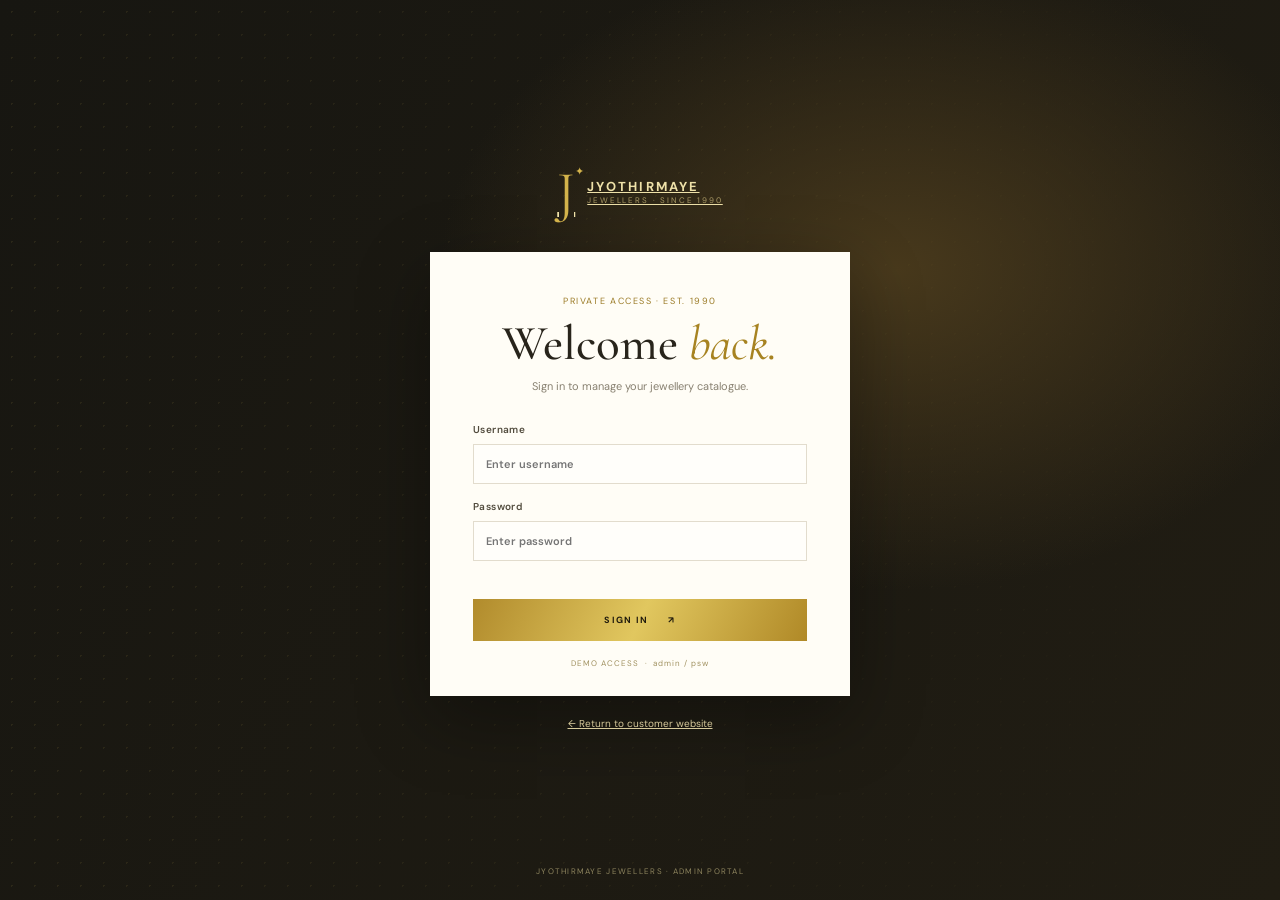
<file: admin-dashboard.html>
<!DOCTYPE html><html lang="en"><head><meta charset="UTF-8"><meta name="viewport" content="width=device-width,initial-scale=1"><meta name="theme-color" content="#151515"><title>Dashboard | Jyothirmaye Jewellers</title><link rel="preconnect" href="https://fonts.googleapis.com"><link href="https://fonts.googleapis.com/css2?family=Cormorant+Garamond:wght@400;500;600&family=DM+Sans:wght@400;500;600;700&display=swap" rel="stylesheet"><link rel="stylesheet" href="admin.css"></head><body class="dashboard-page"><script>if(sessionStorage.getItem('jyothirmayeAdmin')!=='true')location.replace('admin.html');</script><aside class="sidebar" id="sidebar"><a class="side-brand" href="index.html"><span>J<small>✦</small></span><b>JYOTHIRMAYE<small>JEWELLERS · 1990</small></b></a><div class="side-caption">WORKSPACE</div><nav class="side-nav"><button class="active" data-view="dashboard"><i>⌂</i>Dashboard</button><button data-view="add"><i>＋</i>Add Product</button><button data-view="products"><i>◇</i>All Products</button><button data-view="gold"><i>◈</i>Gold Jewellery</button><button data-view="silver"><i>◉</i>Silver Jewellery</button><button data-view="enquiries"><i>✉</i>Enquiries <span class="local-label">LOCAL</span></button><button data-view="settings"><i>⚙</i>Settings</button></nav><div class="side-bottom"><a href="index.html" target="_blank">↗ View Customer Website</a><button id="logoutButton">⇥ &nbsp; Logout</button></div></aside><div class="admin-main"><header class="admin-topbar"><button class="sidebar-toggle" id="sidebarToggle" aria-label="Toggle navigation">☰</button><div class="breadcrumb">Jyothirmaye <span>/</span> <b id="pageTitle">Dashboard</b></div><div class="admin-user"><span class="user-avatar">J</span><span><b>Administrator</b><small>SHOP MANAGER</small></span></div></header><main class="admin-content"><section class="admin-view active" id="view-dashboard"><div class="page-intro"><div><div class="eyebrow">SHOP OVERVIEW · <span id="todayDate"></span></div><h1>Good day, <em>Jyothirmaye.</em></h1><p>Here is what is happening with your jewellery catalogue.</p></div><button class="admin-button compact" data-go="add">＋ Add Product</button></div><div class="stats-grid" id="statsGrid"></div><section class="panel admin-rates"><div class="panel-heading"><div><small>PRECIOUS METAL RATES</small><h2>Today&apos;s Gold &amp; Silver Rates</h2></div><button class="inline-link" data-go="settings">Update rates &#8594;</button></div><div class="admin-rate-grid"><div><span>Au - GOLD</span><b id="adminGoldRate">Not set</b><small>INR per gram</small></div><div><span>Ag - SILVER</span><b id="adminSilverRate">Not set</b><small>INR per gram</small></div></div><p class="rate-update-note" id="adminRateUpdated">Displayed on the customer website from saved shop settings.</p></section><div class="dashboard-lower"><section class="panel recent-panel"><div class="panel-heading"><div><small>CATALOGUE</small><h2>Recent Products</h2></div><button class="inline-link" data-go="products">View all →</button></div><div class="recent-table-wrap"><table class="data-table"><thead><tr><th>PRODUCT</th><th>CATEGORY</th><th>PRICE</th><th>STOCK</th></tr></thead><tbody id="recentProducts"></tbody></table></div></section><section class="panel quick-panel"><div class="panel-heading"><div><small>QUICK LINKS</small><h2>Manage your shop</h2></div></div><button data-go="add"><span>＋</span><div><b>Add a product</b><small>Introduce a new design</small></div>→</button><button data-go="enquiries"><span>✉</span><div><b>View enquiries</b><small>Local demo enquiries</small></div>→</button><button data-go="settings"><span>⚙</span><div><b>Shop settings</b><small>Contact details and socials</small></div>→</button></section></div></section>
<section class="admin-view" id="view-add"><div class="page-intro"><div><div class="eyebrow">CATALOGUE MANAGEMENT</div><h1 id="formTitle">Add a <em>Product</em></h1><p>Add a design for customers to discover in the store.</p></div></div><form class="panel product-form" id="productForm"><input type="hidden" id="editId"><div class="form-grid"><label class="span2">Product Name<input id="pName" required placeholder="e.g. Traditional Gold Necklace"></label><label>Category<select id="pCategory" required><option value="gold">Gold</option><option value="silver">Silver</option></select></label><label>Product Type<select id="pType" required><option>Necklace</option><option>Chain</option><option>Ring</option><option>Bangle</option><option>Earrings</option><option>Pendant</option><option>Bracelet</option><option>Mangalsutra</option><option>Anklet</option><option>Bridal</option><option>Pooja Item</option><option>Gift Article</option><option>Other</option></select></label><label class="span2">Description<textarea id="pDescription" rows="3" placeholder="Describe the design and its details"></textarea></label><label>Weight<input id="pWeight" placeholder="e.g. 12.5 g"></label><label>Price <small>(leave blank for Price on Request)</small><input id="pPrice" placeholder="e.g. ₹ 1,25,000"></label><label>HUID<select id="pHuid"><option>Available</option><option>Not Available</option><option>Not Applicable</option></select></label><label>Customisation<select id="pCustom"><option>Available</option><option>Not Available</option></select></label><label>Stock<select id="pStock"><option>Available</option><option>Out of Stock</option></select></label><div class="image-field span2"><label for="pImage">Product Image <small>(choose from your device)</small></label><input id="pImage" type="file" accept="image/*"><div class="image-preview" id="imagePreview"><span>IMAGE PREVIEW</span></div></div></div><div class="form-actions"><button type="submit" class="admin-button" id="saveProduct">ADD PRODUCT <span>↗</span></button><button type="button" class="admin-quiet" id="cancelEdit" hidden>Cancel editing</button></div></form></section>
<section class="admin-view" id="view-products"><div class="page-intro"><div><div class="eyebrow">YOUR COLLECTION · <span id="productsCount">0 PRODUCTS</span></div><h1>All <em>Products</em></h1><p>Search, update, and organise the customer catalogue.</p></div><button class="admin-button compact" data-go="add">＋ Add Product</button></div><div class="panel inventory-panel"><div class="inventory-tools"><input type="search" id="adminSearch" placeholder="Search by product name..."><select id="adminCategory"><option value="all">All categories</option><option value="gold">Gold</option><option value="silver">Silver</option></select><select id="adminStock"><option value="all">All stock statuses</option><option>Available</option><option>Out of Stock</option></select></div><div class="table-wrap"><table class="data-table"><thead><tr><th>PRODUCT</th><th>CATEGORY / TYPE</th><th>WEIGHT</th><th>PRICE</th><th>HUID</th><th>CUSTOM</th><th>STOCK STATUS</th><th>ACTIONS</th></tr></thead><tbody id="productsTable"></tbody></table></div><div class="mobile-products" id="mobileProducts"></div></div></section>
<section class="admin-view" id="view-enquiries"><div class="page-intro"><div><div class="eyebrow">CUSTOMER CARE · LOCAL DEMO ENQUIRIES</div><h1>Customer <em>Enquiries</em></h1><p>Enquiries captured locally on this device appear here.</p></div><span class="demo-pill">LOCAL DEMO ENQUIRIES</span></div><div class="panel"><div class="table-wrap"><table class="data-table"><thead><tr><th>CUSTOMER</th><th>PHONE</th><th>PRODUCT</th><th>DATE</th><th>STATUS</th></tr></thead><tbody id="enquiriesTable"></tbody></table></div><div class="empty-table" id="noEnquiries">No local enquiries yet. WhatsApp conversations are not automatically imported into this demo dashboard.</div></div></section>
<section class="admin-view" id="view-settings"><div class="page-intro"><div><div class="eyebrow">SHOP PROFILE</div><h1>Shop <em>Settings</em></h1><p>These details are shown on your customer website.</p></div></div><form class="panel settings-form" id="settingsForm"><div class="form-grid"><label class="span2">Shop Name<input id="sName" value="JYOTHIRMAYE JEWELLERS"></label><label>Phone<input id="sPhone" value="09440030500" placeholder="09440030500"></label><label>WhatsApp Number <small>(digits only, e.g. 919876543210)</small><input id="sWhatsapp" value="919440030500" inputmode="numeric" placeholder="919440030500"></label><label>Gold Today Rate <small>? per gram</small><input id="sGoldRate" inputmode="decimal" placeholder="e.g. 7,250"></label><label>Silver Today Rate <small>? per gram</small><input id="sSilverRate" inputmode="decimal" placeholder="e.g. 92"></label><label>Email<input id="sEmail" type="email" placeholder="hello@example.com"></label><label>Address<input id="sAddress" value="Lift Building, Gandhi Chowk, G.N. T. Road, Gannavaram, Andhra Pradesh 521101" placeholder="Street, city, PIN code"></label><label class="span2">Google Maps URL<input id="sMaps" value="https://www.google.com/maps/search/?api=1&amp;query=Lift+Building%2C+Gandhi+Chowk%2C+G.N.+T.+Road%2C+Gannavaram%2C+Andhra+Pradesh+521101" placeholder="https://maps.google.com/?q=..."></label><label>Instagram URL<input id="sInstagram" type="url" placeholder="https://instagram.com/..."></label><label>Facebook URL<input id="sFacebook" type="url" placeholder="https://facebook.com/..."></label><label>YouTube URL<input id="sYoutube" type="url" placeholder="https://youtube.com/..."></label></div><div class="form-actions"><button class="admin-button" type="submit">SAVE SETTINGS <span>↗</span></button><span class="saved-note" id="settingsSaved"></span></div></form></section></main><div class="admin-toast" id="adminToast"></div></div><script src="admin.js"></script></body></html>
</file>
<file: admin.css>
:root{--gold:#d4af37;--gold-dark:#a67c00;--cream:#fff8e7;--ivory:#fffdf5;--black:#151515;--ink:#28251e;--muted:#857f70;--line:#e9e3d5;--serif:'Cormorant Garamond',Georgia,serif;--sans:'DM Sans',Arial,sans-serif}*{box-sizing:border-box}body{margin:0;font-family:var(--sans);color:var(--ink);background:#f7f5ef;font-size:13px}button,input,select,textarea{font:inherit}button{cursor:pointer}.eyebrow{font-size:9px;letter-spacing:.18em;color:#9b7b27;text-transform:uppercase}.login-page{min-height:100vh;background:radial-gradient(ellipse at 70% 30%,#48391c 0,transparent 36%),linear-gradient(120deg,#171611,#211d13);color:#f6f0dc;display:grid;place-items:center;position:relative;overflow:hidden}.login-page:before{content:"";position:absolute;inset:0;opacity:.09;background-image:radial-gradient(#e3c860 1px,transparent 1px);background-size:23px 23px;mask-image:linear-gradient(90deg,#000,transparent)}.login-shell{position:relative;width:min(420px,calc(100% - 36px));display:flex;flex-direction:column;align-items:center}.login-brand,.side-brand{display:flex;gap:12px;align-items:center;color:#eee1a8}.login-brand>span,.side-brand>span{font:55px/.8 var(--serif);color:#d3b34b;position:relative}.login-brand>span small,.side-brand>span small{font-size:11px;position:absolute;top:-2px;right:-9px}.login-brand b,.side-brand b{font-size:13px;letter-spacing:.17em;line-height:1.3}.login-brand b small,.side-brand b small{display:block;font-size:8px;letter-spacing:.23em;color:#a99965;font-weight:400}.login-card{width:100%;margin-top:38px;background:#fffdf6;color:#28241b;padding:43px 43px 28px;box-shadow:0 23px 70px #0005}.login-card .eyebrow{text-align:center}.login-card h1{text-align:center;font:500 49px/.95 var(--serif);margin:14px 0 8px}.login-card h1 em{font-weight:400;color:#a78321}.login-card>p{text-align:center;color:#888171;font-size:11px;margin-bottom:30px}.login-card label,.product-form label,.settings-form label{display:flex;flex-direction:column;gap:8px;font-size:10px;letter-spacing:.04em;font-weight:600;color:#514b3d}.login-card input,.product-form input,.product-form select,.product-form textarea,.settings-form input{width:100%;padding:12px 12px;border:1px solid #e2dccd;background:#fffefa;outline:0;color:#29261f;font-size:11px}.login-card input:focus,.product-form input:focus,.product-form select:focus,.product-form textarea:focus,.settings-form input:focus{border-color:#b4963d;box-shadow:0 0 0 3px #d4af371c}.login-card label+label{margin-top:16px}.login-card .admin-button{width:100%;margin-top:15px}.login-error{min-height:16px;color:#af3e2d;font-size:10px;margin-top:7px}.demo-hint{text-align:center;font-size:8px;color:#a09160;letter-spacing:.12em;margin-top:17px}.back-site{margin-top:21px;color:#d7ca9b;font-size:10px}.login-shell>footer{position:fixed;bottom:24px;color:#8d845e;font-size:8px;letter-spacing:.16em}.admin-button{border:0;background:linear-gradient(115deg,#b18b2c,#e1c75f 50%,#b08927);color:#201b0d;padding:15px 19px;font-size:9px;letter-spacing:.14em;font-weight:700;display:inline-flex;align-items:center;justify-content:center;gap:20px;cursor:pointer;transition:filter .2s,transform .2s}.admin-button:hover{filter:brightness(1.06);transform:translateY(-1px)}.admin-button.compact{padding:12px 15px}.admin-button:disabled{opacity:.55;cursor:not-allowed}.dashboard-page{min-height:100vh}.sidebar{position:fixed;inset:0 auto 0 0;width:248px;background:#181712;color:#d7d0b8;display:flex;flex-direction:column;padding:27px 19px;z-index:10;transition:transform .25s}.side-brand{padding:0 8px 32px;border-bottom:1px solid #353228}.side-brand>span{font-size:41px}.side-brand b{font-size:10px}.side-brand b small{font-size:7px}.side-caption{font-size:8px;color:#847b5a;letter-spacing:.17em;margin:27px 9px 9px}.side-nav{display:flex;flex-direction:column;gap:5px}.side-nav button{position:relative;border:0;color:#aaa48e;background:transparent;text-align:left;padding:13px 12px;font-size:11px;display:flex;align-items:center;gap:13px}.side-nav button i{font-style:normal;color:#9d8a51;font-size:16px;width:15px;text-align:center}.side-nav button:hover,.side-nav button.active{background:#2a281f;color:#e6d68f}.side-nav button.active:before{content:"";position:absolute;inset:7px auto 7px 0;width:2px;background:#d4af37}.local-label{margin-left:auto;font-size:7px;color:#d7c36d;border:1px solid #665b36;padding:3px 5px;letter-spacing:.1em}.side-bottom{margin-top:auto;display:flex;flex-direction:column;gap:15px;border-top:1px solid #353228;padding:18px 9px 2px}.side-bottom>a,.side-bottom button{color:#aaa48e;font-size:10px;background:none;border:0;text-align:left}.side-bottom button{color:#d5c479}.admin-main{margin-left:248px;min-height:100vh}.admin-topbar{height:67px;background:#fffefa;border-bottom:1px solid #ebe5d6;display:flex;align-items:center;justify-content:space-between;padding:0 37px;position:sticky;top:0;z-index:6}.breadcrumb{font-size:10px;color:#938d7c}.breadcrumb span{margin:0 9px;color:#c4b98e}.breadcrumb b{color:#39352a;font-weight:600}.admin-user{display:flex;align-items:center;gap:9px}.user-avatar{width:32px;height:32px;border-radius:50%;display:grid;place-content:center;background:#eee3b8;color:#846917;font:20px var(--serif)}.admin-user b,.admin-user small{display:block}.admin-user b{font-size:9px}.admin-user small{font-size:7px;color:#99917e;letter-spacing:.13em;margin-top:3px}.sidebar-toggle{display:none;border:0;background:transparent;font-size:18px;color:#705b20}.admin-content{max-width:1500px;margin:0 auto;padding:37px}.admin-view{display:none}.admin-view.active{display:block;animation:viewIn .22s ease}@keyframes viewIn{from{opacity:.4;transform:translateY(4px)}to{opacity:1;transform:none}}.page-intro{display:flex;align-items:center;justify-content:space-between;gap:20px;margin-bottom:27px}.page-intro h1{font:500 43px/.95 var(--serif);margin:12px 0 6px;color:#28251d}.page-intro h1 em{color:#997619;font-weight:400}.page-intro p{font-size:11px;color:#8a8476;margin:0}.stats-grid{display:grid;grid-template-columns:repeat(3,1fr);gap:15px}.stat-card{padding:21px 22px;background:#fffefa;border:1px solid #ebe5d8;position:relative;overflow:hidden}.stat-card:after{content:"✧";position:absolute;right:16px;top:11px;font:29px var(--serif);color:#e6d798}.stat-card small{display:block;font-size:8px;letter-spacing:.14em;color:#918971}.stat-card b{display:block;font:500 35px/.95 var(--serif);margin-top:15px;color:#2e2a20}.stat-card em{font-size:9px;color:#98834a;font-style:normal}.admin-rates{margin-top:18px}.admin-rate-grid{display:grid;grid-template-columns:1fr 1fr;gap:14px}.admin-rate-grid>div{padding:15px 17px;background:#f8f5eb;border:1px solid #eee7d5}.admin-rate-grid span,.admin-rate-grid b,.admin-rate-grid small{display:block}.admin-rate-grid span{font-size:8px;letter-spacing:.13em;color:#9a7c29}.admin-rate-grid b{font:500 27px var(--serif);color:#302b20;margin:5px 0 2px}.admin-rate-grid small,.rate-update-note{font-size:9px;color:#898272}.rate-update-note{margin:12px 0 0}.dashboard-lower{display:grid;grid-template-columns:1.5fr .9fr;gap:17px;margin-top:20px}.panel{background:#fffefa;border:1px solid #ebe5d8;padding:22px}.panel-heading{display:flex;align-items:center;justify-content:space-between;margin-bottom:16px}.panel-heading small{color:#a1873e;font-size:8px;letter-spacing:.15em}.panel-heading h2{font:500 27px var(--serif);margin:3px 0 0}.inline-link{border:0;background:none;color:#9a7922;font-size:9px}.data-table{width:100%;border-collapse:collapse;text-align:left}.data-table th{font-size:7px;letter-spacing:.13em;color:#9b947f;padding:12px 10px;border-bottom:1px solid #e9e4d8;white-space:nowrap}.data-table td{padding:12px 10px;border-bottom:1px solid #f0ece3;font-size:9px;color:#625d50;vertical-align:middle}.data-table tr:last-child td{border-bottom:0}.table-product{display:flex;align-items:center;gap:9px;min-width:140px}.table-product img{width:36px;height:39px;object-fit:cover;background:#f1ead7}.table-product b{display:block;color:#312d23;font-size:10px}.table-product small{display:block;color:#9a927f;font-size:8px;margin-top:3px}.status-pill{display:inline-block;padding:5px 7px;font-size:7px;letter-spacing:.06em;background:#edf4e7;color:#52763b;white-space:nowrap}.status-pill.out{background:#f8e9e4;color:#ad523d}.quick-panel>button{width:100%;border:0;border-top:1px solid #eee9de;background:white;text-align:left;display:flex;align-items:center;gap:12px;padding:15px 2px;color:#9c7c29}.quick-panel>button>span{width:31px;height:31px;display:grid;place-content:center;background:#f5f0df;font-size:15px}.quick-panel>button div{flex:1}.quick-panel>button b,.quick-panel>button small{display:block}.quick-panel>button b{font-size:10px;color:#443f32}.quick-panel>button small{font-size:8px;color:#99917f;margin-top:4px}.product-form,.settings-form{padding:26px;max-width:1000px}.form-grid{display:grid;grid-template-columns:1fr 1fr;gap:18px 17px}.form-grid label small{font-size:8px;color:#9b927e;font-weight:400;letter-spacing:0}.form-grid .span2{grid-column:span 2}.product-form textarea{resize:vertical;min-height:80px}.image-field>label{margin-bottom:9px}.image-field input[type=file]{padding:9px}.image-preview{width:180px;height:145px;background:#f5f1e6;border:1px dashed #c9b979;margin-top:12px;display:grid;place-content:center;overflow:hidden;color:#a09369;font-size:8px;letter-spacing:.13em}.image-preview img{width:180px;height:145px;object-fit:cover}.form-actions{display:flex;align-items:center;gap:15px;margin-top:23px}.admin-quiet{border:0;background:transparent;color:#8b8060;font-size:10px}.inventory-panel{padding:18px 20px}.inventory-tools{display:flex;gap:10px;margin-bottom:17px}.inventory-tools input,.inventory-tools select{border:1px solid #e5dfd2;background:#fffdf8;padding:10px 12px;color:#514c40;font-size:9px;outline:0}.inventory-tools input{flex:1;min-width:160px}.inventory-tools select{min-width:140px}.table-wrap,.recent-table-wrap{overflow:auto}.inventory-panel .data-table{min-width:900px}.action-btn{border:1px solid #e0d5b0;background:#fffdf7;color:#7e641e;padding:6px 8px;font-size:8px;margin-right:4px}.action-btn.delete{border-color:#eedbd5;color:#a24a35}.action-btn:hover{background:#f4edda}.mobile-products{display:none}.empty-table{text-align:center;color:#99917f;font-size:10px;padding:26px}.demo-pill{font-size:8px;letter-spacing:.12em;background:#f1ead3;color:#806a25;padding:9px 12px;white-space:nowrap}.settings-form{max-width:900px}.saved-note{font-size:9px;color:#6e8a4e}.admin-toast{position:fixed;right:25px;bottom:22px;background:#26231a;color:#f2e3a0;padding:13px 17px;font-size:10px;opacity:0;transform:translateY(10px);transition:.2s;z-index:30}.admin-toast.show{opacity:1;transform:none}[hidden]{display:none!important}
@media(max-width:1050px){.sidebar{width:220px}.admin-main{margin-left:220px}.admin-content{padding:28px}.dashboard-lower{grid-template-columns:1fr}.stats-grid{gap:10px}.stat-card{padding:17px}.stat-card b{font-size:31px}.table-wrap .data-table{min-width:750px}}
@media(max-width:760px){.sidebar{transform:translateX(-100%);width:260px;box-shadow:12px 0 34px #0002}.sidebar.open{transform:translateX(0)}.admin-main{margin-left:0}.admin-topbar{height:60px;padding:0 16px;justify-content:flex-start;gap:13px}.sidebar-toggle{display:block}.admin-user{margin-left:auto}.admin-content{padding:22px 15px}.page-intro{align-items:flex-start}.page-intro h1{font-size:37px}.page-intro p{max-width:290px;line-height:1.5}.page-intro .admin-button.compact{font-size:0;padding:12px}.page-intro .admin-button.compact:first-letter{font-size:14px}.stats-grid{grid-template-columns:1fr 1fr}.stat-card{padding:14px}.stat-card b{font-size:29px;margin-top:12px}.stat-card small{font-size:7px}.dashboard-lower{gap:12px}.panel{padding:17px}.recent-panel .data-table{min-width:580px}.quick-panel>button{padding:12px 2px}.inventory-panel{padding:13px}.inventory-tools{flex-wrap:wrap}.inventory-tools input{flex-basis:100%}.inventory-tools select{flex:1;min-width:0}.inventory-panel .table-wrap{display:none}.mobile-products{display:grid;grid-template-columns:1fr;gap:10px}.mobile-product{border:1px solid #ece6d8;padding:12px;display:grid;grid-template-columns:54px 1fr;gap:6px 11px}.mobile-product img{width:54px;height:60px;object-fit:cover;grid-row:span 2}.mobile-product b{font:500 20px var(--serif)}.mobile-product small{display:block;color:#98907e;font-size:8px;margin-top:4px}.mobile-product .mobile-meta{grid-column:1/-1;border-top:1px solid #eee9de;padding-top:8px;display:flex;flex-wrap:wrap;gap:6px;font-size:8px;color:#6e685b}.mobile-product .mobile-actions{grid-column:1/-1;display:flex;gap:7px}.mobile-product .mobile-actions .action-btn{flex:1;margin:0;padding:8px}.form-grid{gap:14px}.product-form,.settings-form{padding:18px}.login-card{padding:37px 26px 24px}.demo-pill{font-size:7px;padding:8px}.breadcrumb{font-size:9px}}
@media(max-width:400px){.admin-user>span:last-child{display:none}.page-intro{gap:8px}.page-intro h1{font-size:32px}.stats-grid{gap:7px}.stat-card{padding:11px}.stat-card b{font-size:26px}.stat-card small{font-size:6px}.form-grid{grid-template-columns:1fr}.form-grid .span2{grid-column:auto}.demo-pill{max-width:105px;white-space:normal;line-height:1.5}}
</file>
